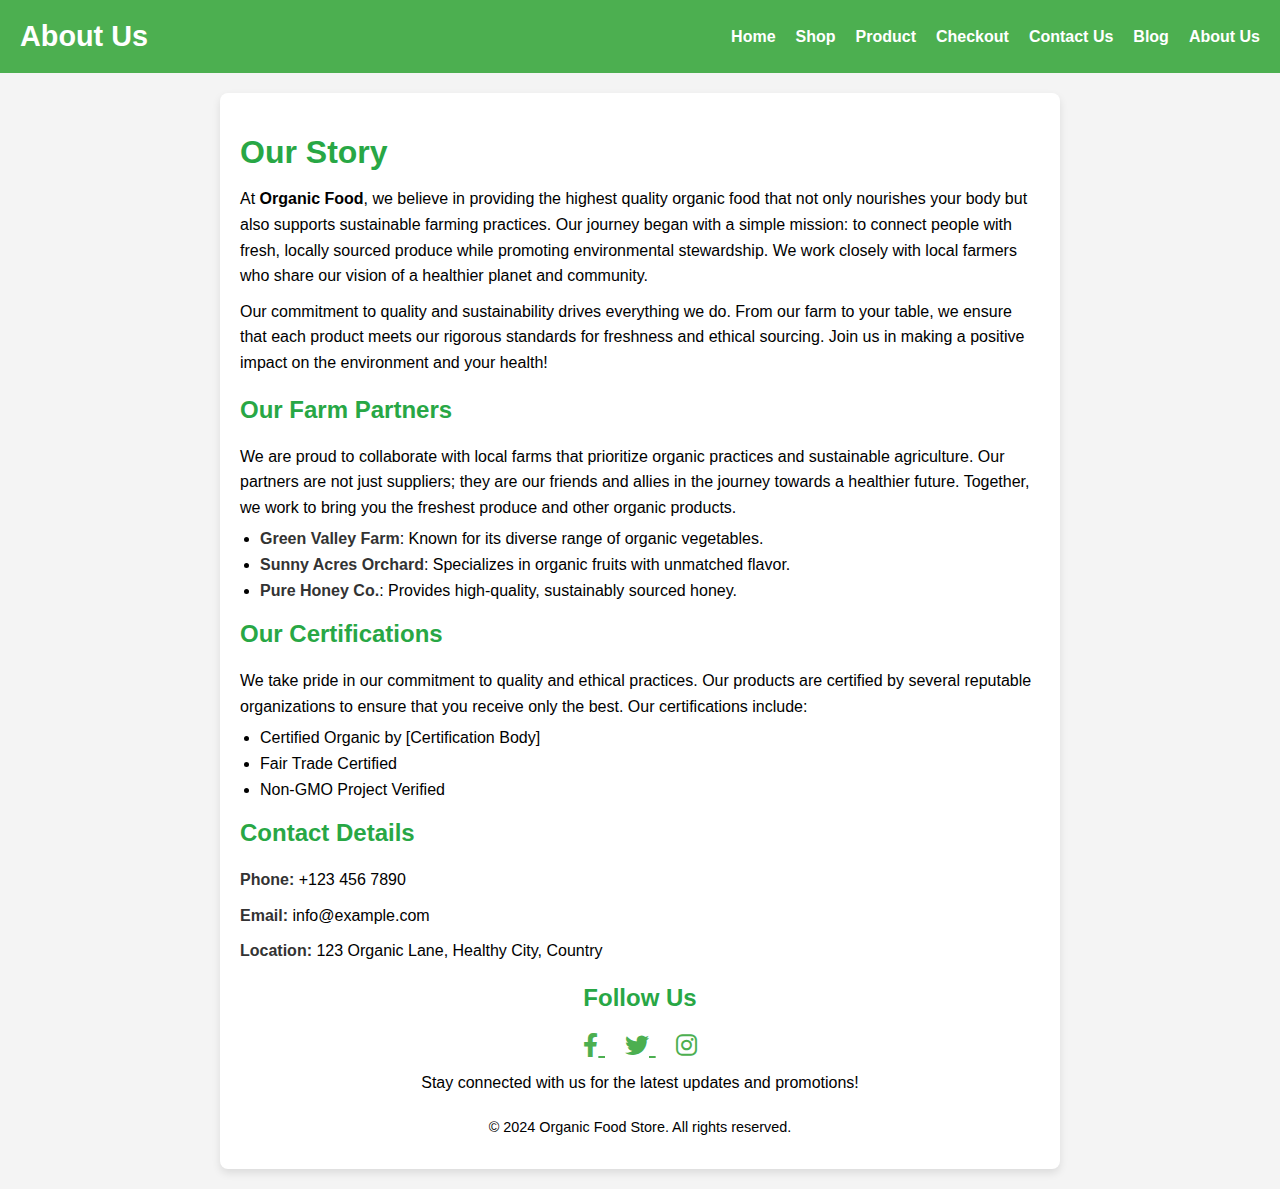
<file: about.html>
<!DOCTYPE html>
<html lang="en">
<head>
    <meta charset="UTF-8">
    <meta name="viewport" content="width=device-width, initial-scale=1.0">
    <title>About Us</title>
    <link rel="stylesheet" href="about.css">
        <link rel="stylesheet" href="https://cdnjs.cloudflare.com/ajax/libs/font-awesome/6.0.0-beta3/css/all.min.css">
</head>
<body>
    <!-- Header Section -->
    <header>
        <div class="logo">
            <h1>About Us</h1>
        </div>
        <nav>
            <ul>
                <li><a href="index.html">Home</a></li>
                <li><a href="shop.html">Shop</a></li>
                <li><a href="product.html">Product</a></li>
                <li><a href="cart.html">Checkout</a></li>
                <li><a href="contact.html">Contact Us</a></li>
                <li><a href="blog.html">Blog</a></li>
                <li><a href="about.html">About Us</a></li>
            </ul>
        </nav>
    </header>

    <!-- About Us Container -->
    <div class="about-container">
        <!-- Our Story Section -->
        <section class="our-story">
            <h1>Our Story</h1>
            <p>
                At <b>Organic Food</b>, we believe in providing the highest quality organic food that not only nourishes your body but also supports sustainable farming practices. Our journey began with a simple mission: to connect people with fresh, locally sourced produce while promoting environmental stewardship. We work closely with local farmers who share our vision of a healthier planet and community.
            </p>
            <p>
                Our commitment to quality and sustainability drives everything we do. From our farm to your table, we ensure that each product meets our rigorous standards for freshness and ethical sourcing. Join us in making a positive impact on the environment and your health!
            </p>
        </section>

        <!-- Farm Partners Section -->
        <section class="farm-partners">
            <h2>Our Farm Partners</h2>
            <p>
                We are proud to collaborate with local farms that prioritize organic practices and sustainable agriculture. Our partners are not just suppliers; they are our friends and allies in the journey towards a healthier future. Together, we work to bring you the freshest produce and other organic products.
            </p>
            <ul>
                <li><strong>Green Valley Farm</strong>: Known for its diverse range of organic vegetables.</li>
                <li><strong>Sunny Acres Orchard</strong>: Specializes in organic fruits with unmatched flavor.</li>
                <li><strong>Pure Honey Co.</strong>: Provides high-quality, sustainably sourced honey.</li>
            </ul>
        </section>

        <!-- Certifications Section -->
        <section class="certifications">
            <h2>Our Certifications</h2>
            <p>
                We take pride in our commitment to quality and ethical practices. Our products are certified by several reputable organizations to ensure that you receive only the best. Our certifications include:
            </p>
            <ul>
                <li>Certified Organic by [Certification Body]</li>
                <li>Fair Trade Certified</li>
                <li>Non-GMO Project Verified</li>
            </ul>
        </section>

        <section class="contact-details">
            <h2>Contact Details</h2>
            <p><strong>Phone:</strong> +123 456 7890</p>
            <p><strong>Email:</strong> info@example.com</p>
            <p><strong>Location:</strong> 123 Organic Lane, Healthy City, Country</p>
        </section>

        <section class="social-media">
            <h2>Follow Us</h2>
            <div class="social-icons">
                <a href="https://facebook.com" target="_blank" class="social-icon">
                    <i class="fab fa-facebook-f"></i>
                </a>
                <a href="https://twitter.com" target="_blank" class="social-icon">
                    <i class="fab fa-twitter"></i>
                </a>
                <a href="https://instagram.com" target="_blank" class="social-icon">
                    <i class="fab fa-instagram"></i>
                </a>
            </div>
            <p>Stay connected with us for the latest updates and promotions!</p>
        </section>

        <!-- Footer Section -->
        <footer>
            <p>&copy; 2024 Organic Food Store. All rights reserved.</p>
        </footer>
    </div>
</body>
</html>
</file>
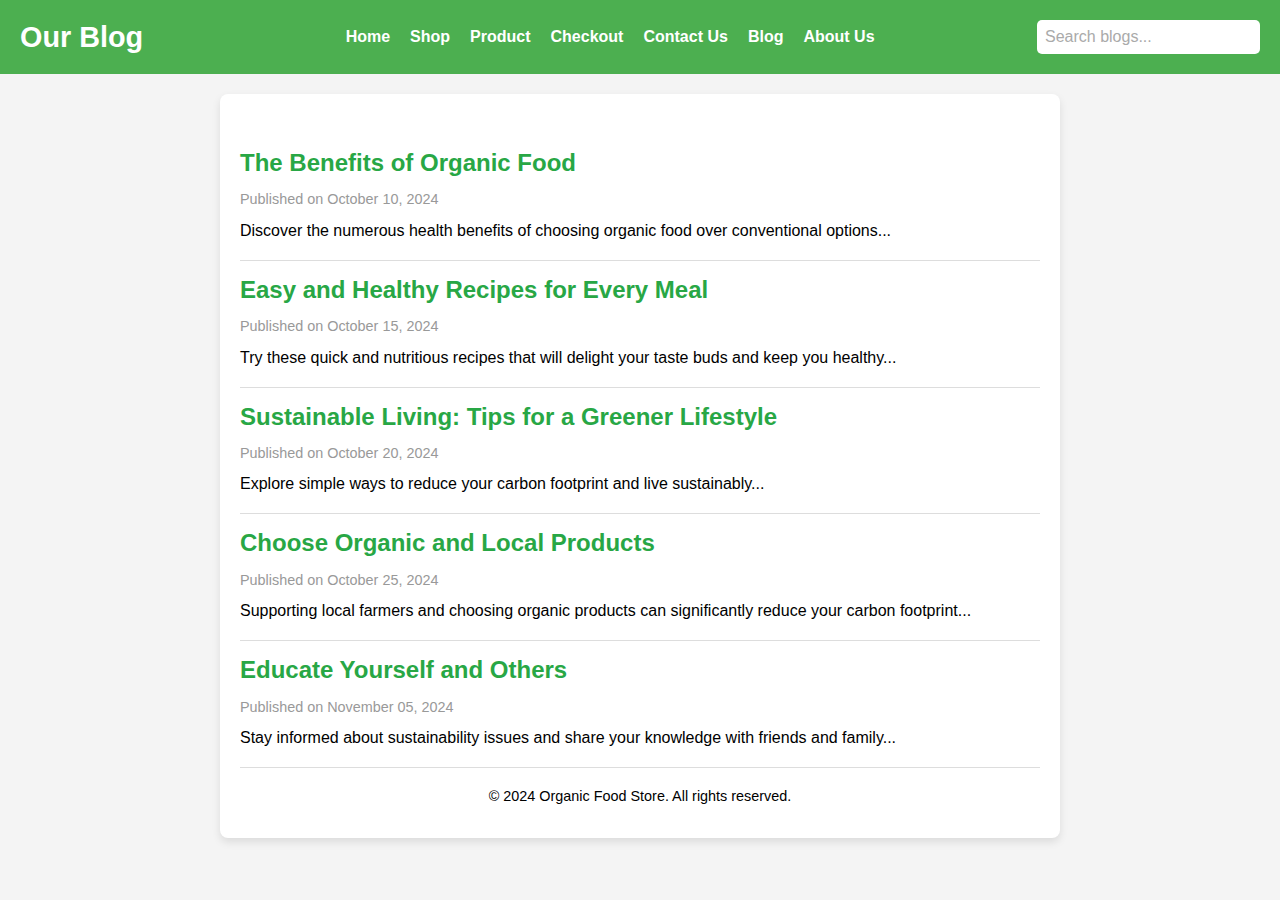
<file: blog.html>
<!DOCTYPE html>
<html lang="en">
<head>
    <meta charset="UTF-8">
    <meta name="viewport" content="width=device-width, initial-scale=1.0">
    <title>Blog</title>
    <link rel="stylesheet" href="blog.css">
</head>
<body>
    <header>
        <div class="logo">
            <h1>Our Blog</h1>
        </div>
        <nav>
            <ul>
                <li><a href="index.html">Home</a></li>
                <li><a href="shop.html">Shop</a></li>
                <li><a href="product.html">Product</a></li>
                <li><a href="cart.html">Checkout</a></li>
                <li><a href="contact.html">Contact Us</a></li>
                <li><a href="blog.html">Blog</a></li>
                <li><a href="about.html">About Us</a></li>
            </ul>
        </nav>
        <div class="search-bar">
            <input type="text" placeholder="Search blogs...">
        </div>
    </header>

    <!-- Blog Container -->
    <div class="blog-container">

        <!-- Blog Listing -->
        <div class="blog-listing">
            <div class="blog-post">
                <h2><a href="blog-details.html">The Benefits of Organic Food</a></h2>
                <p class="date">Published on October 10, 2024</p>
                <p class="excerpt">Discover the numerous health benefits of choosing organic food over conventional options...</p>
            </div>

            <div class="blog-post">
                <h2><a href="blog-details.html">Easy and Healthy Recipes for Every Meal</a></h2>
                <p class="date">Published on October 15, 2024</p>
                <p class="excerpt">Try these quick and nutritious recipes that will delight your taste buds and keep you healthy...</p>
            </div>

            <div class="blog-post">
                <h2><a href="blog-details.html">Sustainable Living: Tips for a Greener Lifestyle</a></h2>
                <p class="date">Published on October 20, 2024</p>
                <p class="excerpt">Explore simple ways to reduce your carbon footprint and live sustainably...</p>
            </div>

            <div class="blog-post">
                <h2><a href="blog-details.html">Choose Organic and Local Products</a></h2>
                <p class="date">Published on October 25, 2024</p>
                <p class="excerpt">Supporting local farmers and choosing organic products can significantly reduce your carbon footprint...</p>
            </div>

            <div class="blog-post">
                <h2><a href="blog-details.html">Educate Yourself and Others</a></h2>
                <p class="date">Published on November 05, 2024</p>
                <p class="excerpt">Stay informed about sustainability issues and share your knowledge with friends and family...</p>

            <!-- Add more blog posts as needed -->
        </div>

        <footer>
            <p>&copy; 2024 Organic Food Store. All rights reserved.</p>
        </footer>

    </div>

</body>
</html>
</file>
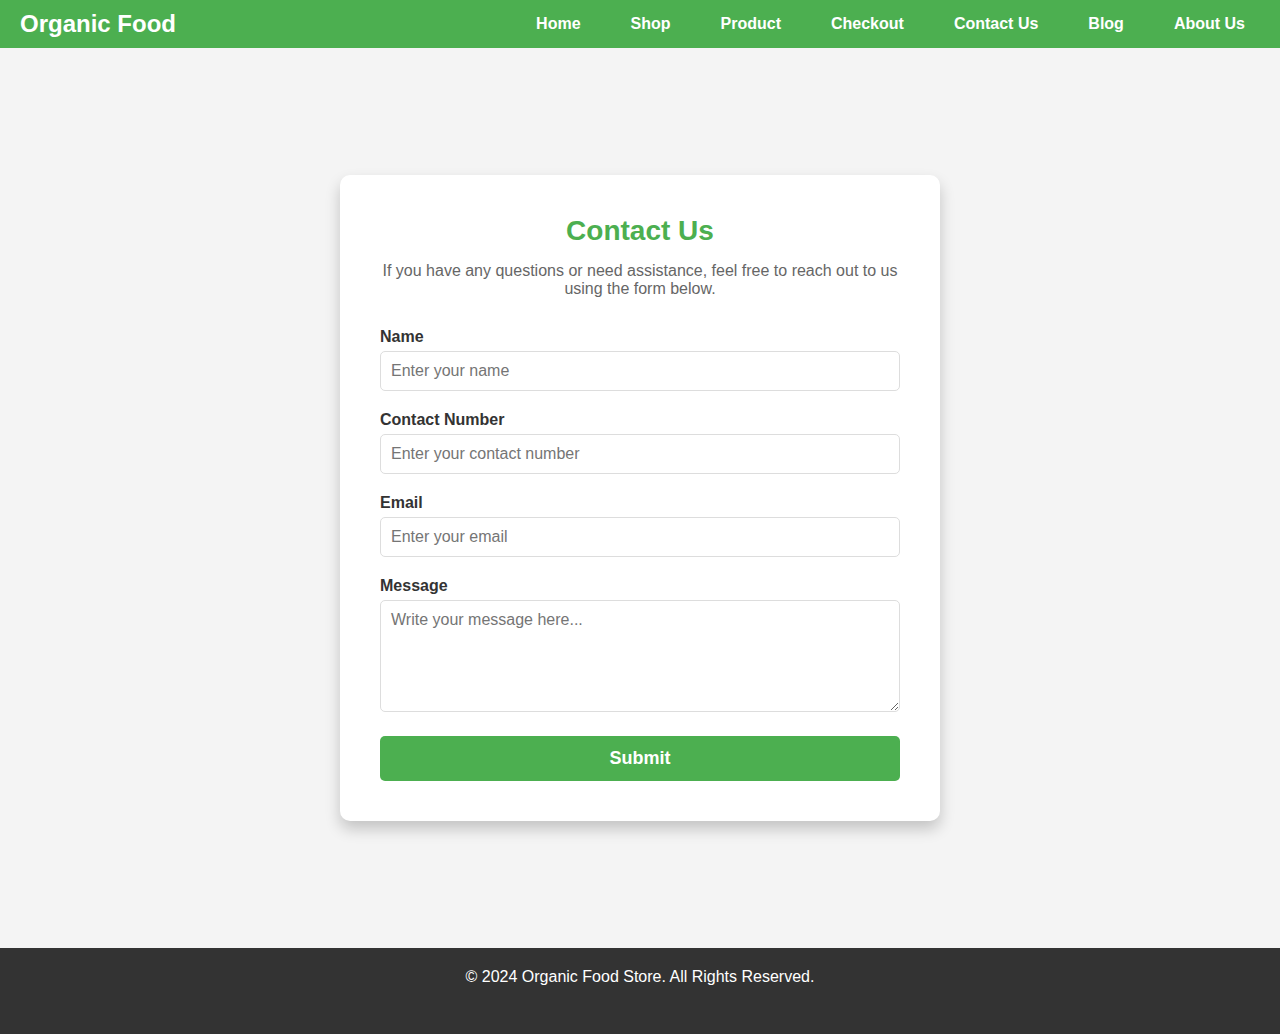
<file: contact.html>
<!DOCTYPE html>
<html lang="en">
<head>
    <meta charset="UTF-8">
    <meta name="viewport" content="width=device-width, initial-scale=1.0">
    <title>Contact Us - Organic Food Store</title>
    <link rel="stylesheet" href="contact.css">
</head>
<body>

    <!-- Header Section (Optional) -->
    <header>
        <div class="logo">
            <h1>Organic Food</h1>
        </div>
        <nav>
            <ul>
                <li><a href="index.html">Home</a></li>
                <li><a href="shop.html">Shop</a></li>
                <li><a href="product.html">Product</a></li>
                <li><a href="cart.html">Checkout</a></li>
                <li><a href="contact.html">Contact Us</a></li>
                <li><a href="blog.html">Blog</a></li>
                <li><a href="about.html">About Us</a></li>
            </ul>
        </nav>
    </header>

    <!-- Contact Section -->
    <section class="contact-container">
        <div class="contact-box">
            <h2>Contact Us</h2>
            <p>If you have any questions or need assistance, feel free to reach out to us using the form below.</p>
            <form action="submit_contact.php" method="POST">
                <div class="input-group">
                    <label for="name">Name</label>
                    <input type="text" id="name" name="name" placeholder="Enter your name" required>
                </div>
                <div class="input-group">
                    <label for="contact">Contact Number</label>
                    <input type="tel" id="contact" name="contact" placeholder="Enter your contact number" required>
                </div>
                <div class="input-group">
                    <label for="email">Email</label>
                    <input type="email" id="email" name="email" placeholder="Enter your email" required>
                </div>
                <div class="input-group">
                    <label for="message">Message</label>
                    <textarea id="message" name="message" placeholder="Write your message here..." rows="5" required></textarea>
                </div>
                <button type="submit" class="contact-btn">Submit</button>
            </form>
        </div>
    </section>

    <!-- Footer Section (Optional) -->
    <footer>
        <p>© 2024 Organic Food Store. All Rights Reserved.</p>
        <div class="social-media">
            <a href="https://www.facebook.com/yourprofile" target="_blank">
                <i class="fab fa-facebook-f"></i>
            </a>
            <a href="https://www.instagram.com/yourprofile" target="_blank">
                <i class="fab fa-instagram"></i>
            </a>
            <a href="https://www.twitter.com/yourprofile" target="_blank">
                <i class="fab fa-twitter"></i>
            </a>
        </div>
    </footer>

</body>
</html>
</file>
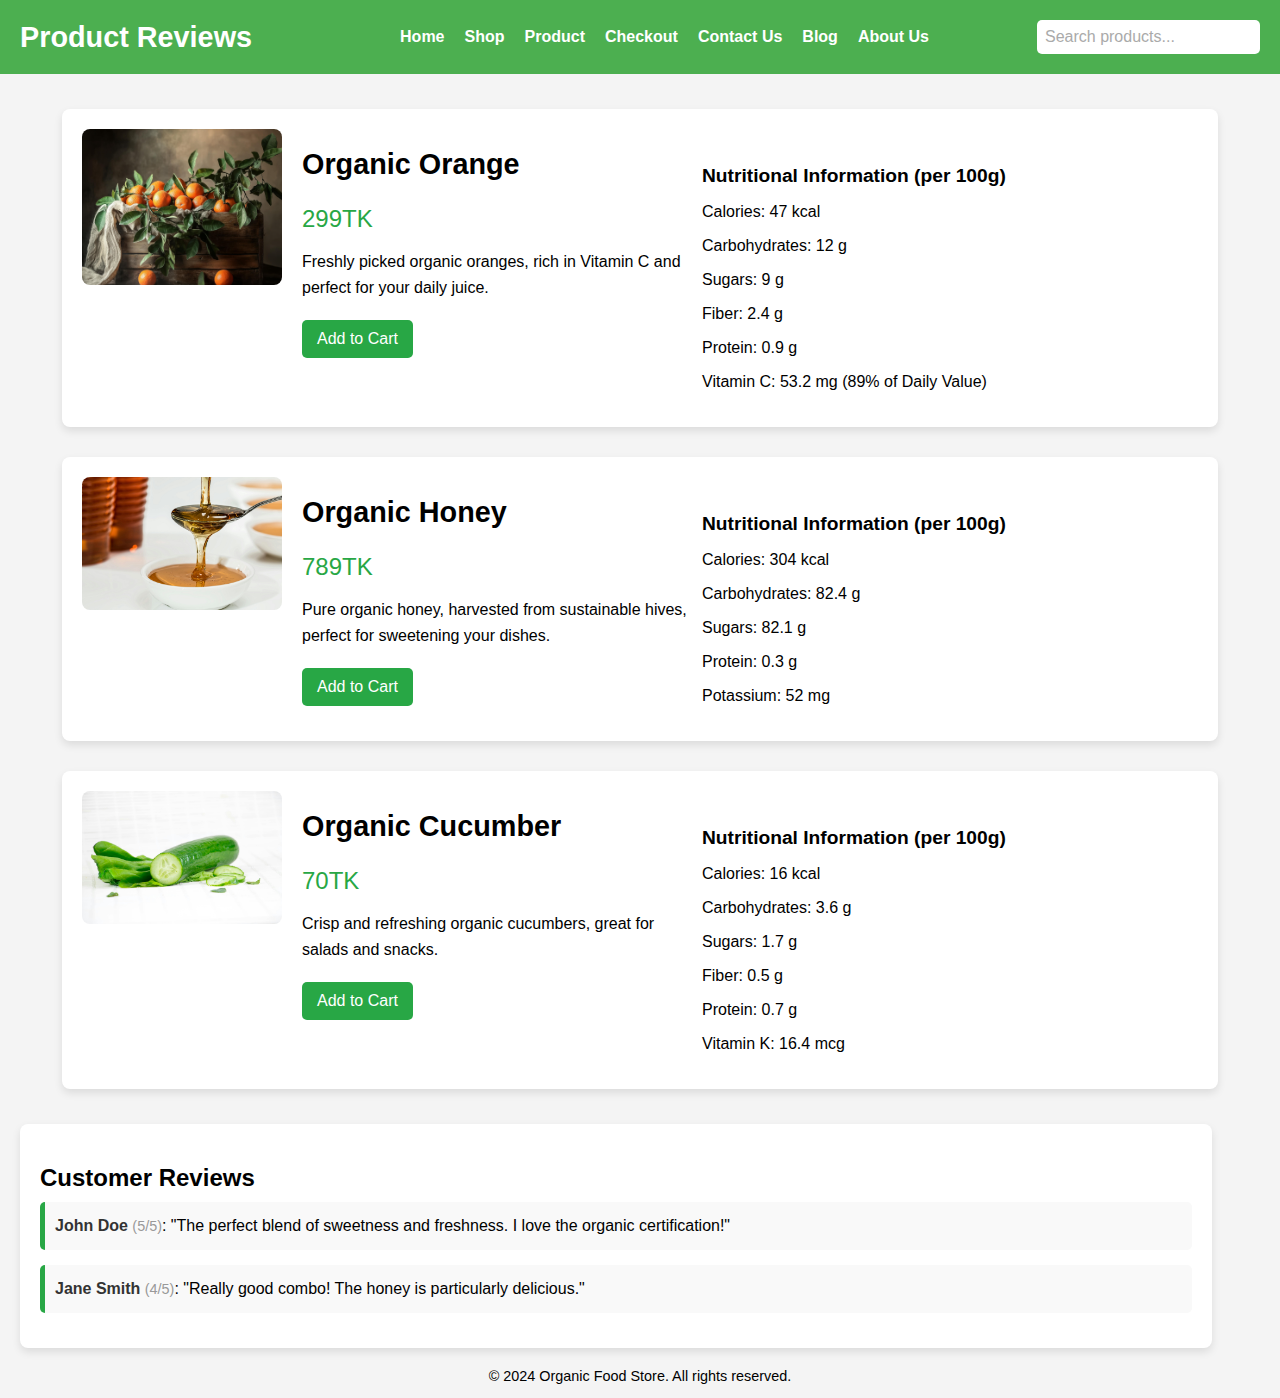
<file: product.html>
<!DOCTYPE html>
<html lang="en">
<head>
    <meta charset="UTF-8">
    <meta name="viewport" content="width=device-width, initial-scale=1.0">
    <title>Product Detail</title>
    <link rel="stylesheet" href="product.css">
</head>
<body>
    <!-- Header Section -->
    <header>
        <div class="logo">
            <h1>Product Reviews</h1>
        </div>
        <nav>
            <ul>
                <li><a href="index.html">Home</a></li>
                <li><a href="shop.html">Shop</a></li>
                <li><a href="product.html">Product</a></li>
                <li><a href="cart.html">Checkout</a></li>
                <li><a href="contact.html">Contact Us</a></li>
                <li><a href="blog.html">Blog</a></li>
                <li><a href="about.html">About Us</a></li>
            </ul>
        </nav>
        <div class="search-bar">
            <input type="text" placeholder="Search products...">
        </div>
    </header>

    <!-- Product Container -->
    <div class="product-container">
        
        <!-- Orange Product -->
        <div class="product">
            <div class="product-image">
                <img src="product-review/orange.jpg" alt="Organic Orange">
            </div>
            <div class="product-info">
                <h1>Organic Orange</h1>
                <p class="price">299TK</p>
                <p class="description">Freshly picked organic oranges, rich in Vitamin C and perfect for your daily juice.</p>
                <button class="add-to-cart">Add to Cart</button>
            </div>
            <div class="nutritional-info">
                <h2>Nutritional Information (per 100g)</h2>
                <p>Calories: 47 kcal</p>
                <p>Carbohydrates: 12 g</p>
                <p>Sugars: 9 g</p>
                <p>Fiber: 2.4 g</p>
                <p>Protein: 0.9 g</p>
                <p>Vitamin C: 53.2 mg (89% of Daily Value)</p>
            </div>
        </div>

        <!-- Honey Product -->
        <div class="product">
            <div class="product-image">
                <img src="feat-product/honey.jpg" alt="Organic Honey">
            </div>
            <div class="product-info">
                <h1>Organic Honey</h1>
                <p class="price">789TK</p>
                <p class="description">Pure organic honey, harvested from sustainable hives, perfect for sweetening your dishes.</p>
                <button class="add-to-cart">Add to Cart</button>
            </div>
            <div class="nutritional-info">
                <h2>Nutritional Information (per 100g)</h2>
                <p>Calories: 304 kcal</p>
                <p>Carbohydrates: 82.4 g</p>
                <p>Sugars: 82.1 g</p>
                <p>Protein: 0.3 g</p>
                <p>Potassium: 52 mg</p>
            </div>
        </div>

        <!-- Cucumber Product -->
        <div class="product">
            <div class="product-image">
                <img src="product-review/cucumber.jpg" alt="Organic Cucumber">
            </div>
            <div class="product-info">
                <h1>Organic Cucumber</h1>
                <p class="price">70TK</p>
                <p class="description">Crisp and refreshing organic cucumbers, great for salads and snacks.</p>
                <button class="add-to-cart">Add to Cart</button>
            </div>
            <div class="nutritional-info">
                <h2>Nutritional Information (per 100g)</h2>
                <p>Calories: 16 kcal</p>
                <p>Carbohydrates: 3.6 g</p>
                <p>Sugars: 1.7 g</p>
                <p>Fiber: 0.5 g</p>
                <p>Protein: 0.7 g</p>
                <p>Vitamin K: 16.4 mcg</p>
            </div>
        </div>
    </div>

    <!-- Customer Reviews -->
    <div class="customer-reviews">
        <h2>Customer Reviews</h2>
        <div class="review">
            <p><strong>John Doe</strong> <span>(5/5)</span>: "The perfect blend of sweetness and freshness. I love the organic certification!"</p>
        </div>
        <div class="review">
            <p><strong>Jane Smith</strong> <span>(4/5)</span>: "Really good combo! The honey is particularly delicious."</p>
        </div>
    </div> 
    
    <footer>
        <p>&copy; 2024 Organic Food Store. All rights reserved.</p>
    </footer>

</body>
</html>
</file>
<file: about.css>
body {
    font-family: Arial, sans-serif;
    margin: 0;
    padding: 0;
    background-color: #f4f4f4;
}

/* General header styling */
header {
    display: flex;
    justify-content: space-between; /* Space out logo, nav, and search bar */
    align-items: center;
    background-color: #4CAF50;
    padding: 20px;
    color: white;
}

/* Logo styling */
.logo h1 {
    font-size: 1.8rem;
    margin: 0;
    color: white;
}

/* Navigation menu styling */
nav ul {
    display: flex;
    list-style: none;
    gap: 20px; /* Space between each nav item */
    margin: 0;
}

nav ul li {
    margin: 0;
}

nav ul li a {
    color: white;
    text-decoration: none;
    font-weight: bold;
    font-size: 1rem;
    transition: color 0.3s ease; /* Smooth transition for hover */
}

nav ul li a:hover {
    color: orange; /* Change text color to orange on hover */
}

/* Responsive adjustments */
@media screen and (max-width: 768px) {
    header {
        flex-direction: column;
        align-items: flex-start;
    }

    nav ul {
        flex-direction: column; /* Stack nav items vertically on small screens */
        gap: 10px; /* Reduce gap between nav items */
    }

    .search-bar {
        margin-top: 10px;
        width: 100%;
    }

    .search-bar input {
        width: 100%; /* Search bar takes full width on small screens */
    }
}

.about-container {
    max-width: 800px; /* Center the content */
    margin: 20px auto;
    padding: 20px;
    background-color: #fff;
    border-radius: 8px;
    box-shadow: 0 4px 8px rgba(0, 0, 0, 0.1);
}

h1, h2 {
    color: #28a745; /* Green color for headings */
}

h1 {
    font-size: 2rem;
    margin-bottom: 15px;
}

h2 {
    font-size: 1.5rem;
    margin-top: 20px;
}

p {
    line-height: 1.6;
    margin: 10px 0;
}

ul {
    margin: 10px 0;
    padding-left: 20px; /* Indent list items */
}

li {
    margin-bottom: 8px;
}

strong {
    color: #333; /* Darker color for emphasized text */
}

.contact-details, .social-media {
    margin-bottom: 20px;
}

.social-media {
    text-align: center;
}

.social-icons {
    margin-bottom: 10px;
}

.social-icon {
    margin: 0 10px;
    font-size: 24px; /* Icon size */
    color: #4CAF50; /* Green color */
    transition: color 0.3s;
}

.social-icon:hover {
    color: #45a049; /* Darker green on hover */
}

footer {
    text-align: center;
    margin-top: 20px;
    font-size: 0.9em;
}
</file>
<file: blog.css>
body {
    font-family: Arial, sans-serif;
    margin: 0;
    padding: 0;
    background-color: #f4f4f4;
}

/* General header styling */
header {
    display: flex;
    justify-content: space-between; /* Space out logo, nav, and search bar */
    align-items: center;
    background-color: #4CAF50;
    padding: 20px;
    color: white;
}

/* Logo styling */
.logo h1 {
    font-size: 1.8rem;
    margin: 0;
    color: white;
}

/* Navigation menu styling */
nav ul {
    display: flex;
    list-style: none;
    gap: 20px; /* Space between each nav item */
    margin: 0;
}

nav ul li {
    margin: 0;
}

nav ul li a {
    color: white;
    text-decoration: none;
    font-size: 1rem;
    font-weight: bold;
    transition: color 0.3s ease; /* Smooth transition for hover */
}

nav ul li a:hover {
    color: orange; /* Change text color to orange on hover */
}

/* Search bar styling */
.search-bar input {
    padding: 8px;
    font-size: 1rem;
    border: none;
    border-radius: 5px;
}

.search-bar input::placeholder {
    color: #aaa; /* Light gray placeholder text */
}

/* Responsive adjustments */
@media screen and (max-width: 768px) {
    header {
        flex-direction: column;
        align-items: flex-start;
    }

    nav ul {
        flex-direction: column; /* Stack nav items vertically on small screens */
        gap: 10px; /* Reduce gap between nav items */
    }

    .search-bar {
        margin-top: 10px;
        width: 100%;
    }

    .search-bar input {
        width: 100%; /* Search bar takes full width on small screens */
    }
}

.blog-container {
    max-width: 800px; /* Center the content */
    margin: 20px auto;
    padding: 20px;
    background-color: #fff;
    border-radius: 8px;
    box-shadow: 0 4px 8px rgba(0, 0, 0, 0.1);
}

.blog-listing {
    margin-top: 20px;
}

.blog-post {
    border-bottom: 1px solid #ddd; /* Separate blog posts */
    padding: 15px 0;
}

.blog-post h2 {
    font-size: 1.5rem;
    margin: 0;
}

.blog-post a {
    text-decoration: none;
    color: #28a745; /* Link color */
}

.blog-post .date {
    font-size: 0.9rem;
    color: #999; /* Light color for date */
}

.blog-post .excerpt {
    margin: 5px 0;
}

.blog-details-container {
    max-width: 800px; /* Center the content */
    margin: 20px auto;
    padding: 20px;
    background-color: #fff;
    border-radius: 8px;
    box-shadow: 0 4px 8px rgba(0, 0, 0, 0.1);
}

.blog-details-container h1 {
    font-size: 2rem;
}

.blog-details-container .date {
    font-size: 0.9rem;
    color: #999; /* Light color for date */
}

.back-to-blog {
    display: inline-block;
    margin-top: 20px;
    background-color: #28a745;
    color: white;
    padding: 10px 15px;
    border-radius: 5px;
    text-decoration: none;
}

.back-to-blog:hover {
    background-color: #218838;
}

footer {
    text-align: center;
    margin-top: 20px;
    font-size: 0.9em;
}
</file>
<file: product.css>
body {
    font-family: Arial, sans-serif;
    margin: 0;
    padding: 0;
    background-color: #f4f4f4;
}

/* General header styling */
header {
    display: flex;
    justify-content: space-between; /* Space out logo, nav, and search bar */
    align-items: center;
    background-color: #4CAF50;
    padding: 20px;
    color: white;
}

/* Logo styling */
.logo h1 {
    font-size: 1.8rem;
    margin: 0;
    color: white;
}

/* Navigation menu styling */
nav ul {
    display: flex;
    list-style: none;
    gap: 20px; /* Space between each nav item */
    margin: 0;
}

nav ul li {
    margin: 0;
}

nav ul li a {
    color: white;
    text-decoration: none;
    font-size: 1rem;
    font-weight: bold;
    transition: color 0.3s ease; /* Smooth transition for hover */
}

nav ul li a:hover {
    color: orange; /* Change text color to orange on hover */
}

/* Search bar styling */
.search-bar input {
    padding: 8px;
    font-size: 1rem;
    border: none;
    border-radius: 5px;
}

.search-bar input::placeholder {
    color: #aaa; /* Light gray placeholder text */
}

/* Responsive adjustments */
@media screen and (max-width: 768px) {
    header {
        flex-direction: column;
        align-items: flex-start;
    }

    nav ul {
        flex-direction: column; /* Stack nav items vertically on small screens */
        gap: 10px; /* Reduce gap between nav items */
    }

    .search-bar {
        margin-top: 10px;
        width: 100%;
    }

    .search-bar input {
        width: 100%; /* Search bar takes full width on small screens */
    }
}

.product-container {
    display: flex;
    flex-direction: column;
    align-items: center;
    margin: 20px;
}

.product {
    display: flex;
    background-color: #fff;
    margin: 15px;
    padding: 20px;
    border-radius: 8px;
    box-shadow: 0 4px 8px rgba(0, 0, 0, 0.1);
    width: 90%; /* Adjust the width as needed */
}

.product-image img {
    width: 200px; /* Fixed width for product images */
    height: auto; /* Maintain aspect ratio */
    object-fit: cover;
    border-radius: 8px;
}

.product-info {
    margin-left: 20px;
    max-width: 400px; /* Set max width for product info */
}

.product-info h1 {
    font-size: 1.8rem;
    margin-bottom: 10px;
}

.price {
    color: #28a745;
    font-size: 1.5rem;
    margin-bottom: 10px;
}

.description {
    margin-bottom: 20px;
    line-height: 1.6;
}

.add-to-cart {
    background-color: #28a745;
    color: white;
    padding: 10px 15px;
    border: none;
    border-radius: 5px;
    cursor: pointer;
    font-size: 1rem;
}

.add-to-cart:hover {
    background-color: #218838;
}

.nutritional-info {
    margin-top: 20px;
}

.nutritional-info h2 {
    font-size: 1.2rem;
    margin-bottom: 10px;
}

.customer-reviews {
    margin: 20px;
    padding: 20px;
    background-color: #fff;
    border-radius: 8px;
    box-shadow: 0 4px 8px rgba(0, 0, 0, 0.1);
    width: 90%; /* Set width for reviews section */
}

.customer-reviews h2 {
    font-size: 1.5rem;
    margin-bottom: 10px;
}

.review {
    margin-bottom: 15px;
    padding: 10px;
    border-left: 5px solid #28a745; /* Green left border */
    background-color: #f9f9f9; /* Light background for reviews */
    border-radius: 5px;
}

.review p {
    margin: 5px 0;
}

.review strong {
    color: #333; /* Darker color for reviewer name */
}

.review span {
    font-size: 0.9rem; /* Smaller font for review rating */
    color: #999; /* Light color for rating */
}

footer {
    text-align: center;
    margin-top: 20px;
    font-size: 0.9em;
}
</file>
<file: contact.css>
/* General Reset */
* {
    margin: 0;
    padding: 0;
    box-sizing: border-box;
    font-family: Arial, sans-serif;
}

/* Header Styles (Optional) */
header {
    background-color: #4CAF50;
    color: white;
    padding: 10px 20px;
    display: flex;
    justify-content: space-between;
    align-items: center;
}

header .logo h1 {
    font-size: 24px;
}

header nav ul {
    list-style: none;
    display: flex;
    gap: 20px;
}

header nav ul li a {
    color: white;
    text-decoration: none;
    font-weight: bold;
    padding: 10px 15px;
}

header nav ul li a:hover {
    color: #FFA500;
}

/* Contact Section */
.contact-container {
    display: flex;
    justify-content: center;
    align-items: center;
    min-height: 100vh;
    background-color: #f4f4f4;
    padding: 20px;
}

.contact-box {
    background-color: white;
    padding: 40px;
    border-radius: 10px;
    box-shadow: 0 8px 15px rgba(0, 0, 0, 0.2);
    width: 100%;
    max-width: 600px;
    text-align: center;
}

.contact-box h2 {
    font-size: 28px;
    margin-bottom: 15px;
    color: #4CAF50;
}

.contact-box p {
    font-size: 16px;
    margin-bottom: 30px;
    color: #666;
}

/* Input Group */
.input-group {
    margin-bottom: 20px;
    text-align: left;
}

.input-group label {
    font-weight: bold;
    color: #333;
}

.input-group input,
.input-group textarea {
    width: 100%;
    padding: 10px;
    border: 1px solid #ddd;
    border-radius: 5px;
    margin-top: 5px;
    font-size: 16px;
    color: #333;
}

.input-group input:focus,
.input-group textarea:focus {
    outline: none;
    border-color: #4CAF50;
    box-shadow: 0 0 5px rgba(76, 175, 80, 0.5);
}

/* Submit Button */
.contact-btn {
    width: 100%;
    padding: 12px 0;
    background-color: #4CAF50;
    color: white;
    border: none;
    border-radius: 5px;
    font-size: 18px;
    font-weight: bold;
    cursor: pointer;
    transition: background-color 0.3s ease;
}

.contact-btn:hover {
    background-color: #388E3C;
}

/* Footer Section (Optional) */
footer {
    background-color: #333;
    color: white;
    padding: 20px;
    text-align: center;
}

footer .social-media a {
    color: white;
    margin: 0 10px;
    font-size: 24px;
    text-decoration: none;
}

footer .social-media a:hover {
    color: #FFA500;
}
</file>
